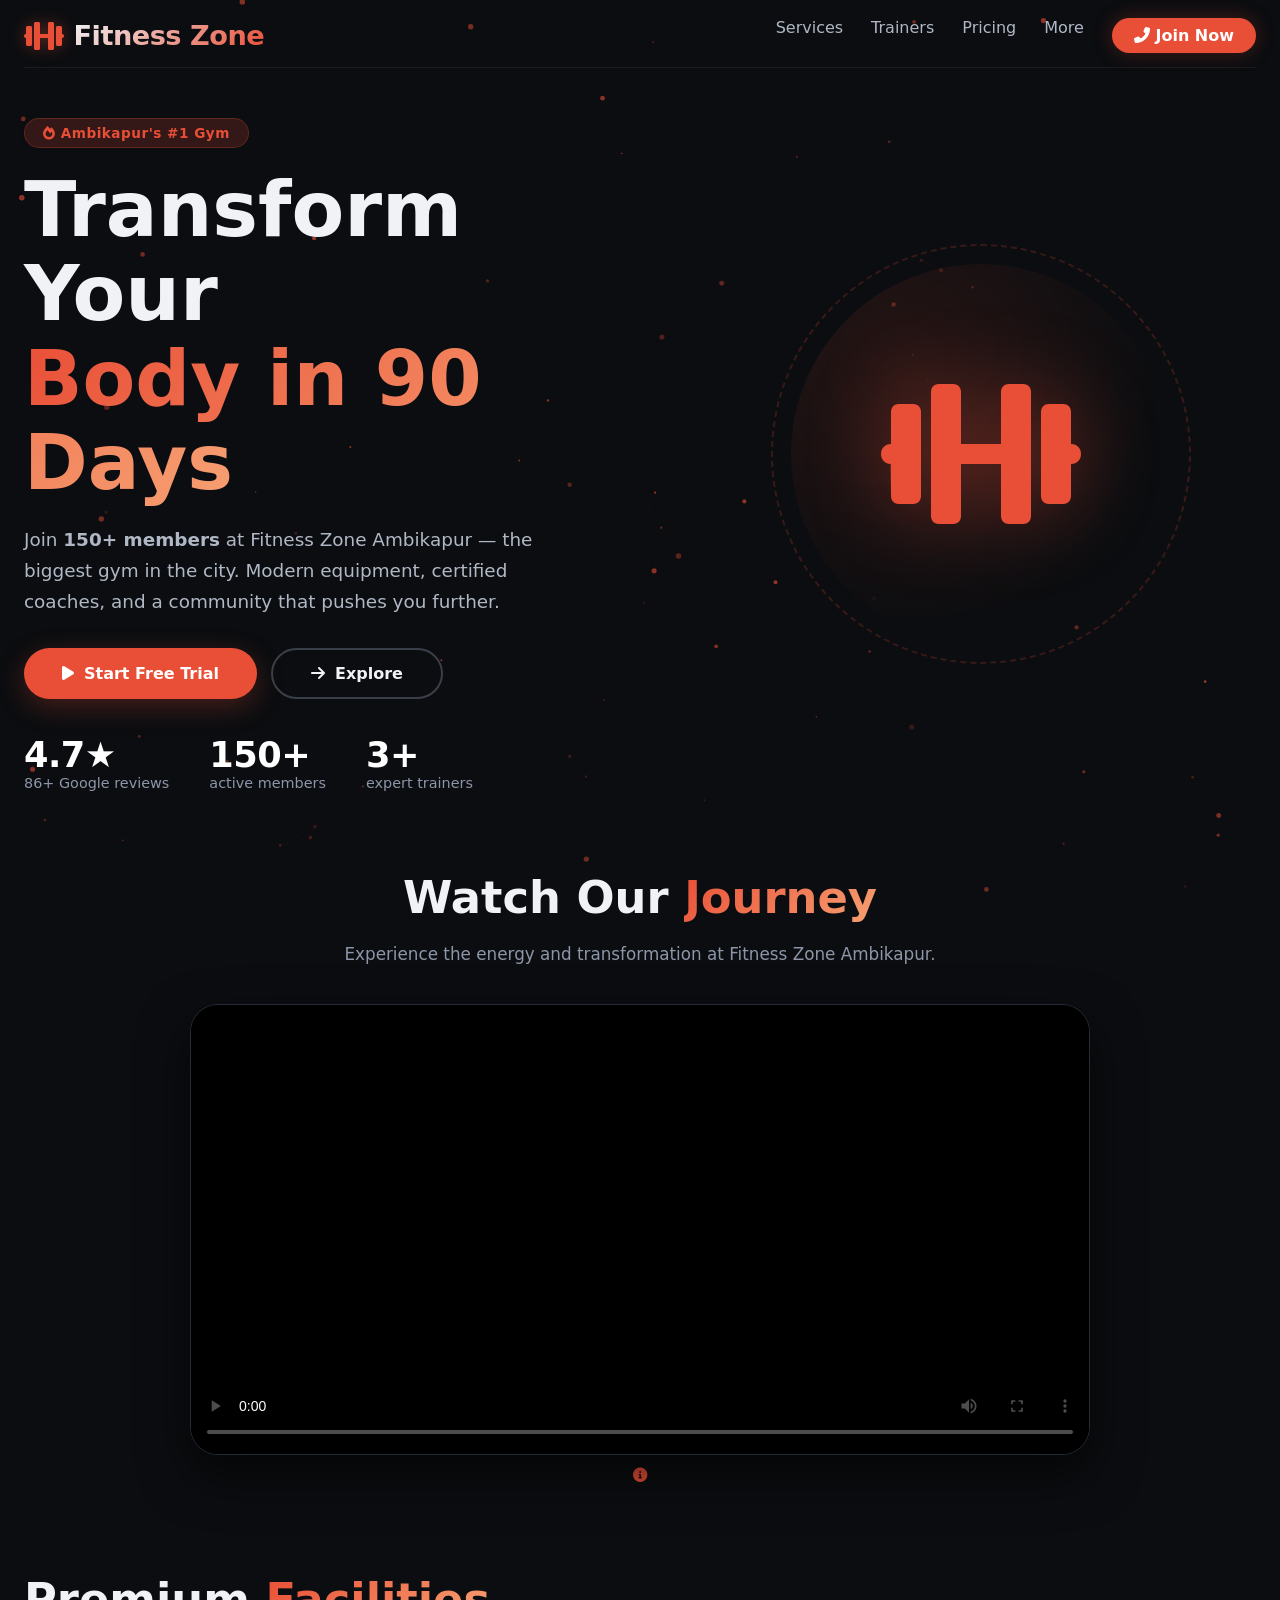
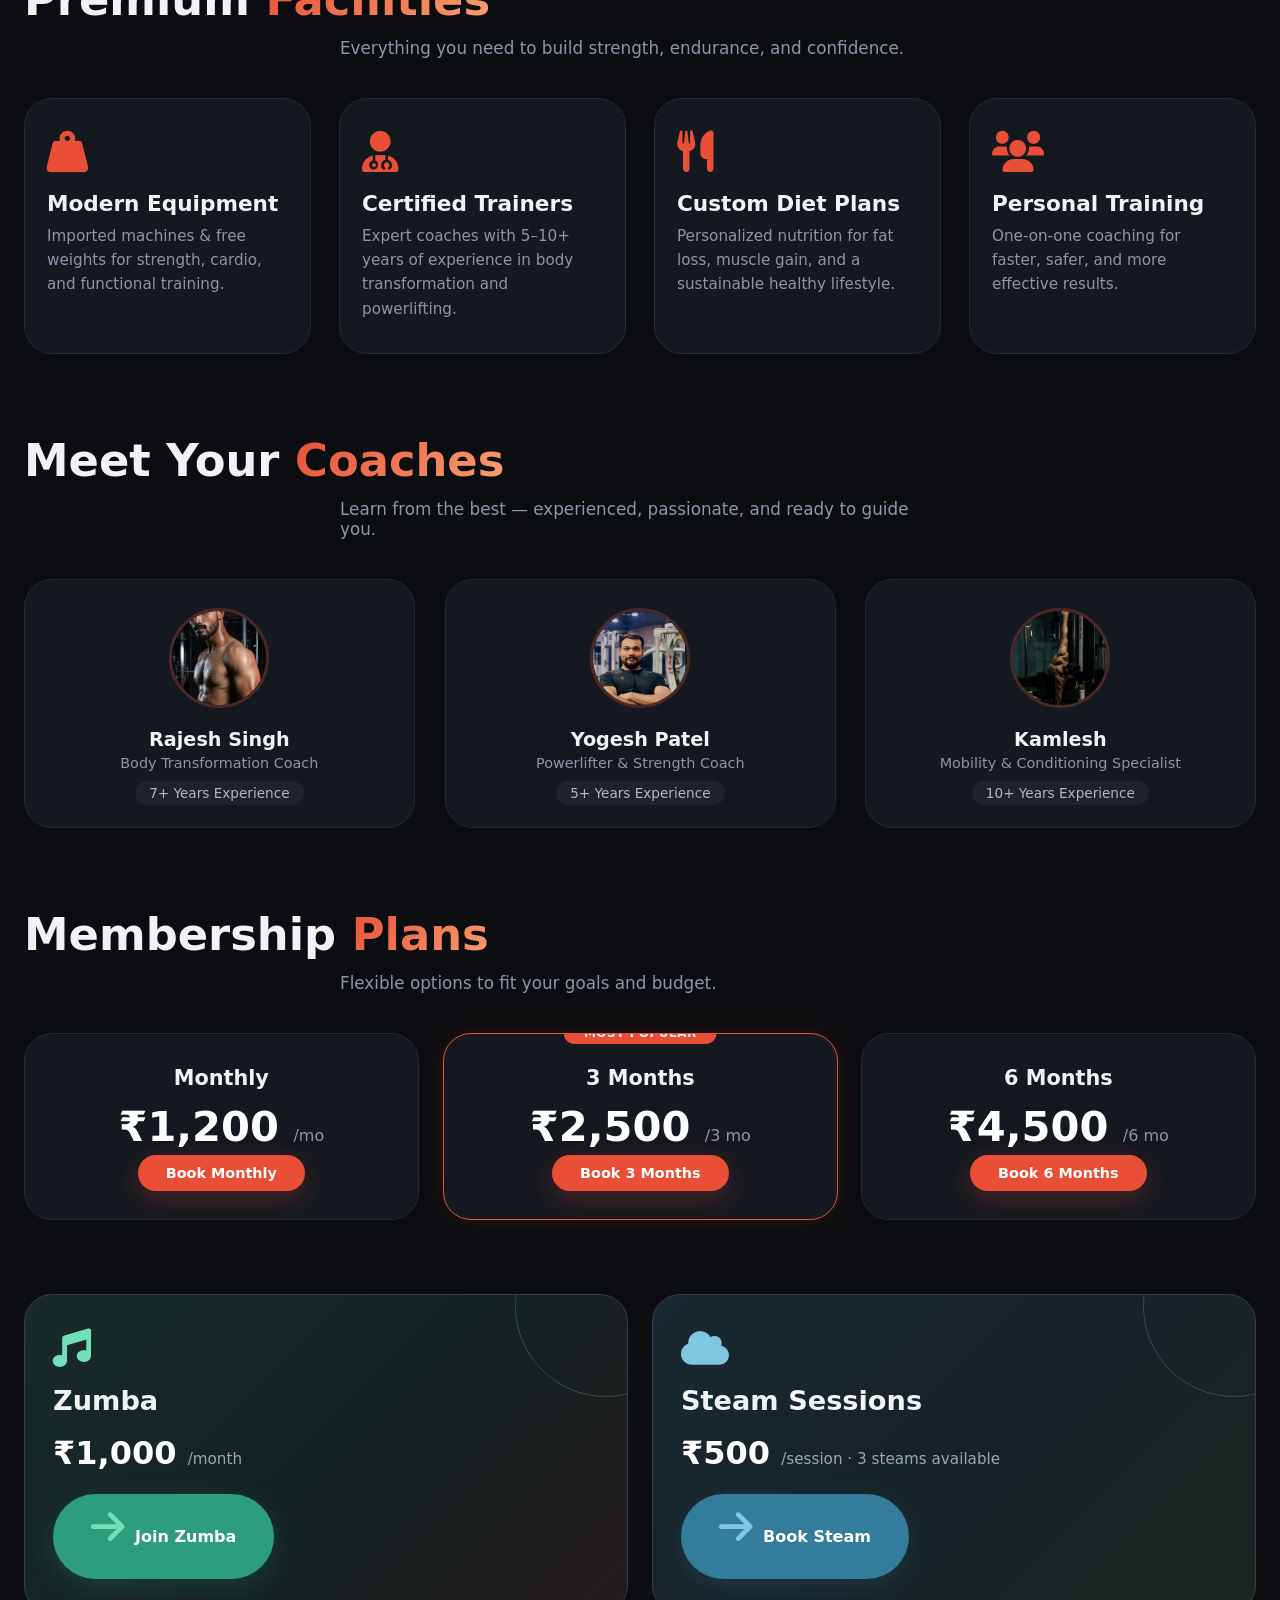
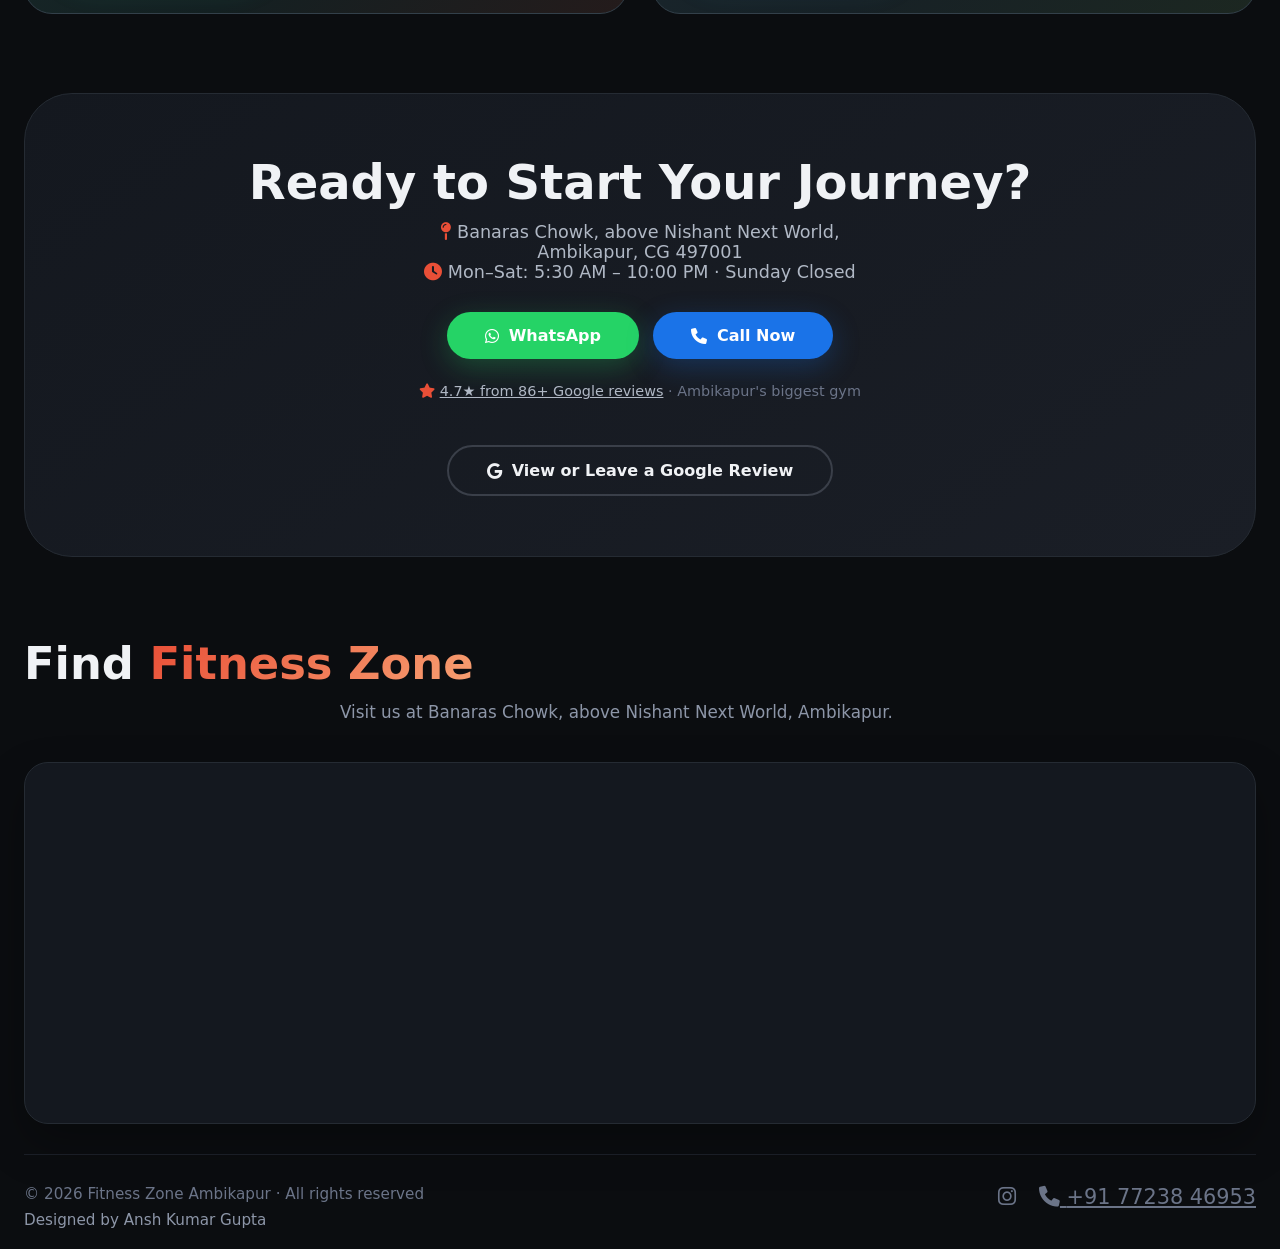
<file: index.html>
<!DOCTYPE html>
<html lang="en">
<head>
  <meta charset="UTF-8" />
  <meta name="viewport" content="width=device-width, initial-scale=1.0" />
  <meta name="description" content="Fitness Zone Ambikapur is a modern gym at Banaras Chowk and a standout gym design in Chhattisgarh, offering memberships, expert training, Zumba, steam sessions, and strength equipment." />
  <meta name="keywords" content="best gym design in Chhattisgarh, gym in Ambikapur, Fitness Zone Ambikapur, best gym near Banaras Chowk, Zumba Ambikapur, steam bath Ambikapur, gym membership" />
  <meta name="robots" content="index, follow" />
  <meta name="author" content="Ansh Kumar Gupta, Founder of AKG Dev Labs" />
  <meta name="creator" content="Ansh Kumar Gupta" />
  <meta name="publisher" content="AKG Dev Labs" />
  <meta name="theme-color" content="#0b0d10" />
  <meta name="geo.region" content="IN-CT" />
  <meta name="geo.placename" content="Ambikapur, Chhattisgarh, India" />
  <meta name="geo.position" content="23.131527;83.182121" />
  <link rel="canonical" href="https://fitnesszoneambikapur.in/" />
  <meta property="og:title" content="Fitness Zone Ambikapur | Best Gym Design in Chhattisgarh" />
  <meta property="og:description" content="Build strength, move with energy, and feel your best at Fitness Zone Ambikapur, featuring standout gym design in Chhattisgarh, Zumba, and steam services." />
  <meta property="og:type" content="website" />
  <meta property="og:url" content="https://fitnesszoneambikapur.in/" />
  <meta property="og:locale" content="en_IN" />
  <meta name="twitter:card" content="summary" />
  <meta name="twitter:title" content="Fitness Zone Ambikapur | Best Gym Design in Chhattisgarh" />
  <meta name="twitter:description" content="Join Ambikapur's welcoming fitness community for gym plans, Zumba, steam sessions, and one of Chhattisgarh's standout gym spaces." />
  <title>Fitness Zone Ambikapur | Best Gym Design in Chhattisgarh</title>
  <script type="application/ld+json">
    {
      "@context": "https://schema.org",
      "@type": "HealthClub",
      "name": "Fitness Zone Ambikapur",
      "url": "https://fitnesszoneambikapur.in/",
      "description": "Modern gym, Zumba classes, steam sessions, and personal training at Banaras Chowk, Ambikapur.",
      "address": {
        "@type": "PostalAddress",
        "streetAddress": "Banaras Chowk, above Nishant Next World",
        "addressLocality": "Ambikapur",
        "addressRegion": "Chhattisgarh",
        "postalCode": "497001",
        "addressCountry": "IN"
      },
      "telephone": "+91-7723846953",
      "priceRange": "₹₹",
      "areaServed": "Ambikapur, Chhattisgarh",
      "openingHours": "Mo-Sa 05:30-22:00",
      "hasMap": "https://www.google.com/maps?cid=3898147186916552088",
      "sameAs": ["https://www.instagram.com/fitnesszoneambikapur/", "https://www.google.com/maps?cid=3898147186916552088"],
      "hasOfferCatalog": {
        "@type": "OfferCatalog",
        "name": "Fitness Zone Services",
        "itemListElement": [
          { "@type": "Offer", "name": "Monthly Gym Membership", "price": "1200", "priceCurrency": "INR" },
          { "@type": "Offer", "name": "Zumba", "price": "1000", "priceCurrency": "INR" },
          { "@type": "Offer", "name": "Steam Session", "price": "500", "priceCurrency": "INR" }
        ]
      }
    }
  </script>
  <script type="application/ld+json">
    {
      "@context": "https://schema.org",
      "@type": "Person",
      "@id": "https://anshkumargupta.com/#ansh-kumar-gupta",
      "name": "Ansh Kumar Gupta",
      "jobTitle": "Founder",
      "url": "https://anshkumargupta.com/",
      "worksFor": {
        "@type": "Organization",
        "name": "AKG Dev Labs",
        "url": "https://anshkumargupta.com/"
      },
      "knowsAbout": ["Website design", "Web development", "SEO"]
    }
  </script>
  <script type="application/ld+json">
    {
      "@context": "https://schema.org",
      "@type": "WebSite",
      "name": "Fitness Zone Ambikapur",
      "url": "https://fitnesszoneambikapur.in/",
      "creator": {
        "@id": "https://anshkumargupta.com/#ansh-kumar-gupta"
      },
      "publisher": {
        "@type": "Organization",
        "name": "AKG Dev Labs",
        "url": "https://anshkumargupta.com/"
      }
    }
  </script>
  <!-- Font Awesome -->
  <link rel="stylesheet" href="https://cdnjs.cloudflare.com/ajax/libs/font-awesome/6.0.0-beta3/css/all.min.css" />
  <style>
    /* ---------- Base ---------- */
    * {
      margin: 0;
      padding: 0;
      box-sizing: border-box;
      font-family: 'Segoe UI', Roboto, system-ui, sans-serif;
    }
    body {
      background: #0b0d10;
      color: #f0f2f5;
      overflow-x: hidden;
      scroll-behavior: smooth;
    }
    ::-webkit-scrollbar {
      width: 6px;
    }
    ::-webkit-scrollbar-track {
      background: #1a1d23;
    }
    ::-webkit-scrollbar-thumb {
      background: #e94f37;
      border-radius: 8px;
    }

    /* ---------- Preloader ---------- */
    #preloader {
      position: fixed;
      inset: 0;
      background: #0b0d10;
      display: flex;
      align-items: center;
      justify-content: center;
      z-index: 9999;
      transition: opacity 0.6s ease;
    }
    #preloader.hide {
      opacity: 0;
      pointer-events: none;
    }
    .loader {
      width: 60px;
      height: 60px;
      border: 5px solid #2a2d33;
      border-top-color: #e94f37;
      border-radius: 50%;
      animation: spin 0.9s linear infinite;
    }
    @keyframes spin {
      to {
        transform: rotate(360deg);
      }
    }

    /* ---------- Particles Canvas ---------- */
    #particles-canvas {
      position: fixed;
      top: 0;
      left: 0;
      width: 100%;
      height: 100%;
      pointer-events: none;
      z-index: 0;
    }

    /* ---------- Main Wrapper ---------- */
    .main-wrapper {
      position: relative;
      z-index: 1;
      max-width: 1400px;
      margin: 0 auto;
      padding: 0 24px;
    }

    /* ---------- Navbar ---------- */
    .navbar {
      display: flex;
      align-items: center;
      justify-content: space-between;
      padding: 18px 0 14px;
      border-bottom: 1px solid rgba(255, 255, 255, 0.06);
      flex-wrap: wrap;
      gap: 12px;
      animation: fadeDown 0.9s ease;
    }
    .logo {
      display: flex;
      align-items: center;
      gap: 10px;
      font-size: 1.7rem;
      font-weight: 800;
      letter-spacing: -0.5px;
    }
    .logo i {
      color: #e94f37;
      font-size: 2rem;
      filter: drop-shadow(0 0 8px #e94f3766);
    }
    .logo span {
      background: linear-gradient(135deg, #f0f2f5 0%, #e94f37 100%);
      -webkit-background-clip: text;
      -webkit-text-fill-color: transparent;
      background-clip: text;
    }
    .nav-links {
      display: flex;
      gap: 28px;
      font-weight: 500;
      font-size: 1rem;
    }
    .nav-links a {
      color: #b0b8c5;
      text-decoration: none;
      transition: 0.3s;
      position: relative;
    }
    .nav-links a::after {
      content: '';
      position: absolute;
      left: 0;
      bottom: -6px;
      width: 0%;
      height: 2.5px;
      background: #e94f37;
      transition: 0.3s;
    }
    .nav-links a:hover {
      color: #fff;
    }
    .nav-links a:hover::after {
      width: 100%;
    }
    .nav-cta {
      background: #e94f37;
      padding: 8px 22px;
      border-radius: 40px;
      font-weight: 600;
      color: #fff !important;
      transition: 0.3s;
      box-shadow: 0 0 20px #e94f3744;
    }
    .nav-cta:hover {
      transform: scale(1.04);
      background: #ff5f45;
      box-shadow: 0 0 30px #e94f3766;
    }
    .nav-cta::after {
      display: none !important;
    }

    /* ---------- Hero ---------- */
    .hero {
      display: flex;
      align-items: center;
      justify-content: space-between;
      padding: 50px 0 40px;
      flex-wrap: wrap;
      gap: 30px;
      min-height: 70vh;
    }
    .hero-content {
      flex: 1 1 500px;
      animation: fadeUp 1s ease;
    }
    .hero-content .badge {
      display: inline-block;
      background: rgba(233, 79, 55, 0.18);
      color: #e94f37;
      padding: 6px 18px;
      border-radius: 40px;
      font-size: 0.85rem;
      font-weight: 600;
      letter-spacing: 0.5px;
      margin-bottom: 20px;
      border: 1px solid rgba(233, 79, 55, 0.25);
    }
    .hero-content h1 {
      font-size: clamp(2.6rem, 7vw, 4.8rem);
      line-height: 1.1;
      font-weight: 800;
      margin-bottom: 18px;
    }
    .hero-content h1 .highlight {
      background: linear-gradient(135deg, #e94f37, #f7a072);
      -webkit-background-clip: text;
      -webkit-text-fill-color: transparent;
      background-clip: text;
    }
    .hero-content p {
      font-size: 1.15rem;
      color: #b0b8c5;
      max-width: 520px;
      margin-bottom: 30px;
      line-height: 1.7;
    }
    .hero-btns {
      display: flex;
      flex-wrap: wrap;
      gap: 14px;
    }
    .btn-primary {
      background: #e94f37;
      border: none;
      padding: 14px 38px;
      border-radius: 60px;
      font-weight: 700;
      font-size: 1rem;
      color: #fff;
      cursor: pointer;
      transition: 0.3s;
      box-shadow: 0 8px 28px #e94f3744;
      display: inline-flex;
      align-items: center;
      gap: 10px;
      text-decoration: none;
    }
    .btn-primary:hover {
      transform: translateY(-4px) scale(1.02);
      background: #ff5f45;
      box-shadow: 0 12px 36px #e94f3766;
    }
    .btn-outline {
      background: transparent;
      border: 2px solid #3a3f49;
      padding: 14px 38px;
      border-radius: 60px;
      font-weight: 600;
      color: #f0f2f5;
      cursor: pointer;
      transition: 0.3s;
      display: inline-flex;
      align-items: center;
      gap: 10px;
      text-decoration: none;
    }
    .btn-outline:hover {
      border-color: #e94f37;
      color: #e94f37;
      transform: translateY(-4px);
    }
    .hero-stats {
      display: flex;
      gap: 40px;
      margin-top: 35px;
      flex-wrap: wrap;
    }
    .hero-stats div {
      text-align: left;
    }
    .hero-stats a {
      color: inherit;
      text-decoration: none;
    }
    .hero-stats a:hover .num,
    .hero-stats a:focus-visible .num {
      color: #ffad98;
    }
    .hero-stats .num {
      font-size: 2.2rem;
      font-weight: 800;
      color: #fff;
      letter-spacing: -0.5px;
    }
    .hero-stats .label {
      font-size: 0.9rem;
      color: #8d96a8;
    }
    .hero-visual {
      flex: 1 1 400px;
      display: flex;
      justify-content: center;
      animation: fadeUp 1.2s ease;
    }
    .hero-visual .circle-bg {
      width: 380px;
      height: 380px;
      background: radial-gradient(circle at 30% 30%, #e94f3722, #0b0d10 70%);
      border-radius: 50%;
      display: flex;
      align-items: center;
      justify-content: center;
      position: relative;
    }
    .hero-visual .circle-bg i {
      font-size: 10rem;
      color: #e94f37;
      filter: drop-shadow(0 0 40px #e94f3766);
      animation: float 4s ease-in-out infinite;
    }
    .hero-visual .circle-bg::after {
      content: '';
      position: absolute;
      inset: -20px;
      border-radius: 50%;
      border: 2px dashed rgba(233, 79, 55, 0.2);
      animation: spinSlow 30s linear infinite;
    }

    /* ---------- Video Section (NEW) ---------- */
    .video-section {
      padding: 40px 0 30px;
      text-align: center;
    }
    .video-section h2 {
      margin-bottom: 20px;
    }
    .video-container {
      position: relative;
      width: 100%;
      max-width: 900px;
      margin: 0 auto;
      border-radius: 28px;
      overflow: hidden;
      box-shadow: 0 20px 50px rgba(0, 0, 0, 0.6);
      border: 1px solid #252b33;
    }
    .video-container video {
      width: 100%;
      display: block;
      background: #000;
    }

    /* ---------- Section Titles ---------- */
    .section-title {
      font-size: clamp(2rem, 4vw, 2.8rem);
      font-weight: 700;
      margin-bottom: 12px;
    }
    .section-sub {
      color: #8d96a8;
      font-size: 1.05rem;
      max-width: 600px;
      margin: 0 auto 40px;
    }
    .section-title .highlight {
      background: linear-gradient(135deg, #e94f37, #f7a072);
      -webkit-background-clip: text;
      -webkit-text-fill-color: transparent;
      background-clip: text;
    }

    /* ---------- Services ---------- */
    .services {
      padding: 60px 0 30px;
    }
    .services-grid {
      display: grid;
      grid-template-columns: repeat(auto-fit, minmax(240px, 1fr));
      gap: 28px;
    }
    .service-card {
      background: #14181f;
      padding: 32px 22px;
      border-radius: 28px;
      border: 1px solid #252b33;
      transition: 0.4s cubic-bezier(0.23, 1, 0.32, 1);
      cursor: default;
      position: relative;
      overflow: hidden;
      animation: cardReveal 0.7s both;
      animation-delay: calc(var(--card-index, 0) * 100ms);
    }
    .service-card::before {
      content: '';
      position: absolute;
      top: 0;
      left: 0;
      width: 100%;
      height: 4px;
      background: linear-gradient(90deg, #e94f37, #f7a072);
      transform: scaleX(0);
      transform-origin: left;
      transition: 0.5s;
    }
    .service-card:hover::before {
      transform: scaleX(1);
    }
    .service-card:hover {
      transform: translateY(-10px);
      border-color: #e94f3755;
      box-shadow: 0 20px 40px #00000055;
    }
    .service-card::after,
    .pricing-card::after,
    .trainer-card::after,
    .special-service::before,
    .facility-card::after,
    .trainer-profile-card::after {
      content: '';
      position: absolute;
      inset: 0;
      background: linear-gradient(115deg, transparent 25%, rgba(255, 255, 255, 0.09) 48%, transparent 70%);
      transform: translateX(-120%);
      transition: transform 0.7s ease;
      pointer-events: none;
    }
    .service-card:hover::after,
    .pricing-card:hover::after,
    .trainer-card:hover::after,
    .special-service:hover::before,
    .facility-card:hover::after,
    .trainer-profile-card:hover::after {
      transform: translateX(120%);
    }
    .service-card i {
      font-size: 2.6rem;
      color: #e94f37;
      margin-bottom: 18px;
      display: inline-block;
      transition: 0.3s;
    }
    .service-card:hover i {
      transform: scale(1.1) rotate(-4deg);
    }
    .service-card h3 {
      font-size: 1.35rem;
      margin-bottom: 8px;
    }
    .service-card p {
      color: #8d96a8;
      line-height: 1.6;
      font-size: 0.95rem;
    }
    .service-card {
      cursor: pointer;
    }
    .service-card.active {
      border-color: rgba(233, 79, 55, 0.8);
      box-shadow: 0 18px 36px rgba(233, 79, 55, 0.15);
      transform: translateY(-8px);
    }

    .details-shell {
      display: none;
      margin-top: 24px;
      background: linear-gradient(180deg, rgba(20, 24, 31, 0.98), rgba(12, 15, 20, 0.98));
      border: 1px solid #252b33;
      border-radius: 32px;
      padding: 22px 20px 26px;
      box-shadow: 0 20px 45px rgba(0, 0, 0, 0.28);
      animation: fadeUp 0.35s ease;
    }
    .details-shell.active {
      display: block;
    }
    .detail-header {
      display: flex;
      align-items: center;
      justify-content: space-between;
      gap: 14px;
      margin-bottom: 20px;
      flex-wrap: wrap;
    }
    .back-btn {
      border: 1px solid rgba(233, 79, 55, 0.5);
      background: rgba(233, 79, 55, 0.08);
      color: #fff;
      border-radius: 999px;
      padding: 10px 18px;
      cursor: pointer;
      font-weight: 600;
      transition: 0.3s;
    }
    .back-btn:hover {
      background: #e94f37;
      color: #fff;
    }
    .facility-grid {
      display: grid;
      grid-template-columns: repeat(auto-fit, minmax(210px, 1fr));
      gap: 22px;
      margin-top: 18px;
    }
    .facility-card {
      background: linear-gradient(180deg, #171c23, #11161d);
      border: 1px solid #2b313a;
      border-radius: 22px;
      overflow: hidden;
      transition: 0.3s ease;
      box-shadow: 0 12px 24px rgba(0, 0, 0, 0.18);
      position: relative;
      animation: cardReveal 0.7s both;
      animation-delay: calc(var(--card-index, 0) * 80ms);
    }
    .facility-card:hover {
      transform: translateY(-6px);
      border-color: rgba(233, 79, 55, 0.8);
      box-shadow: 0 20px 32px rgba(233, 79, 55, 0.18);
    }
    .facility-card img {
      width: 100%;
      height: 170px;
      object-fit: cover;
      display: block;
    }
    .facility-card-body {
      padding: 18px 14px 16px;
    }
    .facility-card h4 {
      font-size: 1.05rem;
      margin-bottom: 8px;
      color: #f3f4f6;
    }
    .facility-card .facility-meta {
      color: #e94f37;
      font-weight: 700;
      font-size: 0.82rem;
      letter-spacing: 0.04em;
      text-transform: uppercase;
    }

    .trainer-grid {
      display: grid;
      grid-template-columns: repeat(auto-fit, minmax(230px, 1fr));
      gap: 24px;
      margin-top: 18px;
    }
    .trainer-profile-card {
      background: #141a21;
      border: 1px solid #2b313a;
      border-radius: 28px;
      overflow: hidden;
      transition: 0.3s ease;
      padding-bottom: 14px;
      position: relative;
      animation: cardReveal 0.7s both;
      animation-delay: calc(var(--card-index, 0) * 100ms);
    }
    .trainer-profile-card:hover {
      transform: translateY(-6px);
      border-color: rgba(233, 79, 55, 0.75);
      box-shadow: 0 18px 35px rgba(0, 0, 0, 0.26);
    }
    .trainer-image {
      width: 100%;
      height: 260px;
      object-fit: cover;
      display: block;
      background: #1d232b;
    }
    .trainer-profile-card .trainer-body {
      padding: 20px 18px 0;
    }
    .trainer-profile-card .trainer-name {
      font-size: 1.4rem;
      margin-bottom: 8px;
    }
    .trainer-profile-card .trainer-experience {
      display: inline-block;
      background: rgba(233, 79, 55, 0.12);
      color: #ffb19a;
      border: 1px solid rgba(233, 79, 55, 0.2);
      border-radius: 999px;
      padding: 6px 12px;
      font-size: 0.8rem;
      margin-bottom: 14px;
    }
    .trainer-profile-card .speciality-list {
      list-style: none;
      display: flex;
      flex-wrap: wrap;
      gap: 8px;
    }
    .trainer-profile-card .speciality-list li {
      background: #1d232b;
      color: #c9d0db;
      border-radius: 999px;
      padding: 8px 10px;
      font-size: 0.76rem;
      border: 1px solid #303843;
    }

    /* ---------- Trainers with Images ---------- */
    .trainers {
      padding: 50px 0 30px;
    }
    .trainers-grid {
      display: grid;
      grid-template-columns: repeat(auto-fit, minmax(200px, 1fr));
      gap: 30px;
    }
    .trainer-card {
      background: #14181f;
      border-radius: 28px;
      padding: 28px 18px 22px;
      text-align: center;
      border: 1px solid #252b33;
      transition: 0.4s;
      position: relative;
      overflow: hidden;
      animation: cardReveal 0.7s both;
      animation-delay: calc(var(--card-index, 0) * 120ms);
    }
    .trainer-card:hover {
      transform: scale(1.03);
      border-color: #e94f3755;
      box-shadow: 0 16px 36px #00000066;
    }
    .trainer-card img {
      width: 100px;
      height: 100px;
      border-radius: 50%;
      object-fit: cover;
      border: 3px solid #e94f3744;
      transition: 0.3s;
      margin-bottom: 16px;
    }
    .trainer-card:hover img {
      border-color: #e94f37;
      box-shadow: 0 0 30px #e94f3733;
    }
    .trainer-card h4 {
      font-size: 1.2rem;
    }
    .trainer-card .role {
      color: #8d96a8;
      font-size: 0.9rem;
      margin: 4px 0 10px;
    }
    .trainer-card .exp {
      color: #b0b8c5;
      font-size: 0.85rem;
      background: #1e232b;
      padding: 4px 14px;
      border-radius: 40px;
      display: inline-block;
    }

    /* ---------- Pricing ---------- */
    .pricing {
      padding: 50px 0 30px;
    }
    .pricing-grid {
      display: grid;
      grid-template-columns: repeat(auto-fit, minmax(200px, 1fr));
      gap: 24px;
    }
    .pricing-card {
      background: #14181f;
      border-radius: 28px;
      padding: 32px 20px 28px;
      border: 1px solid #252b33;
      text-align: center;
      transition: 0.4s;
      position: relative;
      cursor: pointer;
      overflow: hidden;
      animation: cardReveal 0.7s both;
      animation-delay: calc(var(--card-index, 0) * 120ms);
    }
    .pricing-card.selected,
    .pricing-card.popular.selected {
      border-color: #e94f37;
      box-shadow: 0 0 30px #e94f3722;
      transform: translateY(-8px);
    }
    .pricing-card.popular {
      border-color: #e94f37;
      box-shadow: 0 0 30px #e94f3722;
    }
    .pricing-card.popular .tag {
      position: absolute;
      top: -12px;
      left: 50%;
      transform: translateX(-50%);
      background: #e94f37;
      padding: 4px 20px;
      border-radius: 40px;
      font-size: 0.75rem;
      font-weight: 700;
      letter-spacing: 0.5px;
      text-transform: uppercase;
    }
    .pricing-card:hover {
      transform: translateY(-8px);
      border-color: #e94f3755;
    }
    .pricing-card .price {
      font-size: 2.6rem;
      font-weight: 800;
      color: #fff;
      margin: 12px 0 4px;
    }
    .pricing-card .price small {
      font-size: 1rem;
      font-weight: 400;
      color: #8d96a8;
    }
    .pricing-card .plan {
      font-size: 1.3rem;
      font-weight: 600;
    }
    .pricing-card ul {
      list-style: none;
      margin: 20px 0 24px;
    }
    .pricing-card ul li {
      padding: 6px 0;
      color: #b0b8c5;
      font-size: 0.95rem;
    }
    .pricing-card ul li i {
      color: #e94f37;
      margin-right: 8px;
    }

    /* ---------- Special Services ---------- */
    .special-services {
      display: grid;
      grid-template-columns: repeat(2, minmax(0, 1fr));
      gap: 24px;
      padding: 44px 0 30px;
    }
    .special-service {
      position: relative;
      overflow: hidden;
      padding: 34px 28px;
      border-radius: 28px;
      border: 1px solid #33404a;
      background: linear-gradient(135deg, #182b2b 0%, #142022 55%, #241b1b 100%);
      animation: cardReveal 0.8s both;
      animation-delay: calc(var(--card-index, 0) * 140ms);
    }
    .special-service.steam {
      background: linear-gradient(135deg, #1a2931 0%, #172126 55%, #1c2721 100%);
    }
    .special-service::after {
      content: '';
      position: absolute;
      width: 180px;
      height: 180px;
      right: -70px;
      top: -80px;
      border: 1px solid rgba(116, 223, 184, 0.25);
      border-radius: 50%;
    }
    .special-service.steam::after {
      border-color: rgba(127, 198, 227, 0.25);
    }
    .special-service i {
      color: #72dfb8;
      font-size: 2.4rem;
      margin-bottom: 18px;
    }
    .special-service.steam i {
      color: #7fc6e3;
    }
    .special-service h3 {
      font-size: 1.7rem;
      margin-bottom: 8px;
    }
    .special-service .special-price {
      color: #fff;
      font-size: 2rem;
      font-weight: 800;
      margin: 18px 0 22px;
    }
    .special-service .special-price small {
      color: #9aa9ae;
      font-size: 0.95rem;
      font-weight: 500;
    }
    .special-service .btn-primary {
      background: #2d9e7c;
      box-shadow: 0 8px 28px rgba(45, 158, 124, 0.24);
    }
    .special-service.steam .btn-primary {
      background: #347c9c;
      box-shadow: 0 8px 28px rgba(52, 124, 156, 0.24);
    }

    /* ---------- Google Map ---------- */
    .map-section {
      padding: 50px 0 30px;
    }
    .map-container {
      overflow: hidden;
      border: 1px solid #252b33;
      border-radius: 24px;
      box-shadow: 0 20px 45px rgba(0, 0, 0, 0.28);
      background: #14181f;
    }
    .map-container iframe {
      width: 100%;
      height: 360px;
      display: block;
      border: 0;
      filter: grayscale(0.25) contrast(1.05);
    }

    /* ---------- CTA ---------- */
    .cta-section {
      background: linear-gradient(145deg, #14181f, #1a1e26);
      border-radius: 48px;
      padding: 60px 40px;
      margin: 50px 0 30px;
      text-align: center;
      border: 1px solid #252b33;
      animation: fadeUp 1s ease;
    }
    .cta-section h2 {
      font-size: clamp(2rem, 4vw, 3rem);
    }
    .cta-section p {
      color: #b0b8c5;
      max-width: 500px;
      margin: 12px auto 30px;
      font-size: 1.1rem;
    }

    /* ---------- Footer ---------- */
    .footer {
      border-top: 1px solid #1a1e26;
      padding: 30px 0 20px;
      display: flex;
      justify-content: space-between;
      flex-wrap: wrap;
      gap: 20px;
      color: #6b7488;
      font-size: 0.95rem;
    }
    .footer .socials a {
      color: #6b7488;
      margin-left: 18px;
      font-size: 1.3rem;
      transition: 0.3s;
    }
    .footer .socials a:hover {
      color: #e94f37;
      transform: translateY(-3px);
    }

    /* ---------- Admin Panel ---------- */
    .admin-modal {
      position: fixed;
      inset: 0;
      z-index: 10000;
      display: none;
      align-items: center;
      justify-content: center;
      padding: 20px;
      background: rgba(4, 6, 9, 0.86);
      backdrop-filter: blur(10px);
    }
    .admin-modal.active {
      display: flex;
    }
    .admin-panel {
      width: min(980px, 100%);
      max-height: min(760px, 92vh);
      overflow: auto;
      padding: 26px;
      border: 1px solid #39424d;
      border-radius: 22px;
      background: #11161d;
      box-shadow: 0 25px 80px rgba(0, 0, 0, 0.65);
    }
    .admin-header,
    .admin-actions,
    .admin-item {
      display: flex;
      align-items: center;
      justify-content: space-between;
      gap: 14px;
    }
    .admin-header {
      margin-bottom: 22px;
    }
    .admin-header h2 {
      font-size: 1.5rem;
    }
    .admin-close,
    .admin-small-button,
    .admin-danger {
      border: 1px solid #3b4652;
      border-radius: 8px;
      padding: 9px 13px;
      color: #fff;
      background: #1c252e;
      cursor: pointer;
      font-weight: 600;
    }
    .admin-close:hover,
    .admin-small-button:hover {
      border-color: #e94f37;
      color: #ffad98;
    }
    .admin-danger {
      border-color: #8e3d35;
      background: #321c1c;
      color: #ffad98;
    }
    .admin-tabs {
      display: flex;
      gap: 10px;
      margin-bottom: 18px;
    }
    .admin-tab {
      border: 0;
      border-bottom: 2px solid transparent;
      padding: 9px 2px;
      color: #8d96a8;
      background: transparent;
      cursor: pointer;
      font-weight: 700;
    }
    .admin-tab.active {
      border-color: #e94f37;
      color: #fff;
    }
    .admin-list {
      display: grid;
      gap: 12px;
    }
    .admin-item {
      align-items: flex-start;
      padding: 14px;
      border: 1px solid #2b333d;
      border-radius: 12px;
      background: #171d25;
    }
    .admin-item-fields {
      display: grid;
      flex: 1;
      grid-template-columns: minmax(160px, 1fr) minmax(220px, 2fr);
      gap: 10px;
    }
    .admin-item-fields input,
    .admin-login input {
      width: 100%;
      border: 1px solid #39424d;
      border-radius: 7px;
      padding: 10px;
      color: #fff;
      background: #0d1116;
    }
    .admin-actions {
      margin-top: 18px;
      justify-content: flex-end;
      flex-wrap: wrap;
    }
    .admin-login {
      width: min(360px, 100%);
    }
    .admin-login p {
      color: #8d96a8;
      margin: 10px 0 16px;
      line-height: 1.5;
    }
    .admin-error {
      min-height: 20px;
      margin-top: 8px;
      color: #ff9580;
      font-size: 0.9rem;
    }
    @media (max-width: 600px) {
      .admin-panel {
        padding: 18px;
      }
      .admin-item {
        flex-direction: column;
      }
      .admin-item-fields {
        width: 100%;
        grid-template-columns: 1fr;
      }
    }

    /* ---------- Animations ---------- */
    @keyframes fadeUp {
      0% {
        opacity: 0;
        transform: translateY(40px);
      }
      100% {
        opacity: 1;
        transform: translateY(0);
      }
    }
    @keyframes fadeDown {
      0% {
        opacity: 0;
        transform: translateY(-30px);
      }
      100% {
        opacity: 1;
        transform: translateY(0);
      }
    }
    @keyframes float {
      0%,
      100% {
        transform: translateY(0px);
      }
      50% {
        transform: translateY(-18px);
      }
    }
    @keyframes spinSlow {
      to {
        transform: rotate(360deg);
      }
    }
    @keyframes cardReveal {
      from {
        opacity: 0;
        transform: translateY(24px) scale(0.97);
      }
      to {
        opacity: 1;
        transform: translateY(0) scale(1);
      }
    }
    @media (prefers-reduced-motion: reduce) {
      *, *::before, *::after {
        animation-duration: 0.01ms !important;
        animation-iteration-count: 1 !important;
        transition-duration: 0.01ms !important;
      }
    }

    /* ---------- Responsive ---------- */
    @media (max-width: 768px) {
      .navbar {
        flex-direction: column;
        align-items: stretch;
        gap: 16px;
      }
      .nav-links {
        flex-wrap: wrap;
        gap: 14px;
        justify-content: center;
      }
      .hero {
        flex-direction: column;
        text-align: center;
        overflow: hidden;
      }
      .hero-content p {
        margin-left: auto;
        margin-right: auto;
      }
      .hero-btns {
        justify-content: center;
      }
      .hero-stats {
        justify-content: center;
      }
      .hero-visual .circle-bg {
        width: 260px;
        height: 260px;
      }
      .hero-visual .circle-bg i {
        font-size: 6rem;
      }
      .cta-section {
        padding: 40px 20px;
      }
      .video-container {
        border-radius: 16px;
      }
      .special-services {
        grid-template-columns: 1fr;
      }
      .map-container iframe {
        height: 300px;
      }
    }
  </style>
</head>
<body>

  <!-- Preloader -->
  <div id="preloader">
    <div class="loader"></div>
  </div>

  <!-- Particle background -->
  <canvas id="particles-canvas"></canvas>

  <div class="main-wrapper">

    <!-- ====== NAVBAR ====== -->
    <nav class="navbar">
      <div class="logo">
        <i class="fas fa-dumbbell"></i>
        <span>Fitness Zone</span>
      </div>
      <div class="nav-links">
        <a href="#services">Services</a>
        <a href="#trainers">Trainers</a>
        <a href="#pricing">Pricing</a>
        <a href="#special-services">More</a>
        <a href="#contact" class="nav-cta"><i class="fas fa-phone-alt"></i> Join Now</a>
      </div>
    </nav>

    <!-- ====== HERO ====== -->
    <section class="hero">
      <div class="hero-content">
        <div class="badge"><i class="fas fa-fire"></i> Ambikapur's #1 Gym</div>
        <h1>
          Transform Your<br />
          <span class="highlight">Body in 90 Days</span>
        </h1>
        <p>
          Join <strong>150+ members</strong> at Fitness Zone Ambikapur — the biggest gym in the city.
          Modern equipment, certified coaches, and a community that pushes you further.
        </p>
        <div class="hero-btns">
          <a href="#contact" class="btn-primary"><i class="fas fa-play"></i> Start Free Trial</a>
          <a href="#services" class="btn-outline"><i class="fas fa-arrow-right"></i> Explore</a>
        </div>
        <div class="hero-stats">
            <div><a href="https://www.google.com/maps?cid=3898147186916552088" target="_blank" rel="noopener noreferrer" aria-label="View Fitness Zone Ambikapur Google rating"><span class="num">4.7★</span><div class="label">86+ Google reviews</div></a></div>
          <div><span class="num">150+</span><div class="label">active members</div></div>
          <div><span class="num">3+</span><div class="label">expert trainers</div></div>
        </div>
      </div>
      <div class="hero-visual">
        <div class="circle-bg">
          <i class="fas fa-dumbbell"></i>
        </div>
      </div>
    </section>

    <!-- ====== VIDEO SECTION (NEW) ====== -->
    <section class="video-section" id="video">
      <h2 class="section-title">Watch Our <span class="highlight">Journey</span></h2>
      <p class="section-sub">Experience the energy and transformation at Fitness Zone Ambikapur.</p>
      <div class="video-container">
        <!-- Replace the src with your own video file or use a YouTube embed -->
        <video controls poster="WhatsApp Video 2026-08-05 at 6.36.00 PM.mp4">
          <source src="WhatsApp Video 2026-08-05 at 6.36.00 PM.mp4" type="video/mp4">
          Your browser does not support the video tag.
        </video>
      </div>
      <p style="color:#6b7488; margin-top:12px; font-size:0.9rem;">
        <i class="fas fa-info-circle" style="color:#e94f37;"></i> 
      </p>
    </section>

    <!-- ====== SERVICES ====== -->
    <section class="services" id="services">
      <h2 class="section-title">Premium <span class="highlight">Facilities</span></h2>
      <p class="section-sub">Everything you need to build strength, endurance, and confidence.</p>
      <div class="services-grid" id="services-grid">
        <div class="service-card" data-target="equipment" style="--card-index:0" tabindex="0" role="button" aria-label="View modern equipment">
          <i class="fas fa-weight-hanging"></i>
          <h3>Modern Equipment</h3>
          <p>Imported machines &amp; free weights for strength, cardio, and functional training.</p>
        </div>
        <div class="service-card" data-target="trainers" style="--card-index:1" tabindex="0" role="button" aria-label="View certified trainers">
          <i class="fas fa-user-md"></i>
          <h3>Certified Trainers</h3>
          <p>Expert coaches with 5–10+ years of experience in body transformation and powerlifting.</p>
        </div>
        <div class="service-card" data-target="diet" style="--card-index:2" tabindex="0" role="button" aria-label="View diet plan details">
          <i class="fas fa-utensils"></i>
          <h3>Custom Diet Plans</h3>
          <p>Personalized nutrition for fat loss, muscle gain, and a sustainable healthy lifestyle.</p>
        </div>
        <div class="service-card" data-target="training" style="--card-index:3" tabindex="0" role="button" aria-label="View personal training details">
          <i class="fas fa-users"></i>
          <h3>Personal Training</h3>
          <p>One-on-one coaching for faster, safer, and more effective results.</p>
        </div>
      </div>

      <div id="detail-view" class="details-shell" aria-live="polite"></div>
    </section>

    <!-- ====== TRAINERS WITH IMAGES ====== -->
    <section class="trainers" id="trainers">
      <h2 class="section-title">Meet Your <span class="highlight">Coaches</span></h2>
      <p class="section-sub">Learn from the best — experienced, passionate, and ready to guide you.</p>
      <div class="trainers-grid">
        <div class="trainer-card" style="--card-index:0">
          <img src="Assets/yogeshpatel.png" alt="Yogesh Patel" />
          <h4>Yogesh Patel</h4>
          <div class="role">Powerlifter &amp; Strength Coach</div>
          <span class="exp">5+ Years</span>
        </div>
        <div class="trainer-card" style="--card-index:1">
          <img src="Assets/rajeshsingh.png" alt="Rajesh Singh" />
          <h4>Rajesh Singh</h4>
          <div class="role">Body Transformation Coach</div>
          <span class="exp">6+ Years</span>
        </div>
        <div class="trainer-card" style="--card-index:2">
          <img src="Assets/kamlesh.png" alt="Kamlesh" />
          <h4>Kamlesh</h4>
          <div class="role">Mobility &amp; Conditioning Specialist</div>
          <span class="exp">10+ Years</span>
        </div>
      </div>
    </section>

    <!-- ====== PRICING ====== -->
    <section class="pricing" id="pricing">
      <h2 class="section-title">Membership <span class="highlight">Plans</span></h2>
      <p class="section-sub">Flexible options to fit your goals and budget.</p>
      <div class="pricing-grid">
        <div class="pricing-card" style="--card-index:0" data-plan="Monthly">
          <div class="plan">Monthly</div>
          <div class="price">₹1,200 <small>/mo</small></div>
          <a href="#contact" class="btn-primary plan-button" style="padding:10px 28px;font-size:0.9rem;">Book Monthly</a>
        </div>
        <div class="pricing-card popular selected" style="--card-index:1" data-plan="3 Months">
          <div class="tag">MOST POPULAR</div>
          <div class="plan">3 Months</div>
          <div class="price">₹2,500 <small>/3 mo</small></div>
          <a href="#contact" class="btn-primary plan-button" style="padding:10px 28px;font-size:0.9rem;">Book 3 Months</a>
        </div>
        <div class="pricing-card" style="--card-index:2" data-plan="6 Months">
          <div class="plan">6 Months</div>
          <div class="price">₹4,500 <small>/6 mo</small></div>
          <a href="#contact" class="btn-primary plan-button" style="padding:10px 28px;font-size:0.9rem;">Book 6 Months</a>
        </div>
      </div>
    </section>

    <!-- ====== SPECIAL SERVICES ====== -->
    <section class="special-services" id="special-services">
      <article class="special-service" style="--card-index:0">
        <i class="fas fa-music"></i>
        <h3>Zumba</h3>
        <div class="special-price">₹1,000 <small>/month</small></div>
        <a href="#contact" class="btn-primary service-booking" data-service="Zumba" data-price="₹1,000/month"><i class="fas fa-arrow-right"></i> Join Zumba</a>
      </article>
      <article class="special-service steam" style="--card-index:1">
        <i class="fas fa-cloud"></i>
        <h3>Steam Sessions</h3>
        <div class="special-price">₹500 <small>/session · 3 steams available</small></div>
        <a href="#contact" class="btn-primary service-booking" data-service="Steam" data-price="₹500/session"><i class="fas fa-arrow-right"></i> Book Steam</a>
      </article>
    </section>

    <!-- ====== CTA / CONTACT ====== -->
    <section class="cta-section" id="contact">
      <h2>Ready to <span class="highlight">Start</span> Your Journey?</h2>
      <p>
        <i class="fas fa-map-pin" style="color:#e94f37;"></i> Banaras Chowk, above Nishant Next World, Ambikapur, CG 497001
        <br />
        <i class="fas fa-clock" style="color:#e94f37;"></i> Mon–Sat: 5:30 AM – 10:00 PM · Sunday Closed
      </p>
      <div style="display:flex;flex-wrap:wrap;gap:14px;justify-content:center;">
        <a href="https://wa.me/917723846953" target="_blank" class="btn-primary" style="background:#25d366;box-shadow:0 8px 28px #25d36644;">
          <i class="fab fa-whatsapp"></i> WhatsApp
        </a>
        <a href="tel:+917723846953" class="btn-primary" style="background:#1a73e8;box-shadow:0 8px 28px #1a73e844;">
          <i class="fas fa-phone"></i> Call Now
        </a>
      </div>
      <p style="margin-top:24px;font-size:0.9rem;color:#6b7488;">
        <i class="fas fa-star" style="color:#e94f37;"></i> <a href="https://www.google.com/maps?cid=3898147186916552088" target="_blank" rel="noopener noreferrer" style="color:#b0b8c5;">4.7★ from 86+ Google reviews</a> · Ambikapur's biggest gym
      </p>
      <a href="https://www.google.com/maps?cid=3898147186916552088" target="_blank" rel="noopener noreferrer" class="btn-outline" style="margin-top:16px;"><i class="fab fa-google"></i> View or Leave a Google Review</a>
    </section>

    <!-- ====== GOOGLE MAP ====== -->
    <section class="map-section" id="location">
      <h2 class="section-title">Find <span class="highlight">Fitness Zone</span></h2>
      <p class="section-sub">Visit us at Banaras Chowk, above Nishant Next World, Ambikapur.</p>
      <div class="map-container">
        <iframe
          src="https://www.google.com/maps?q=Fitness+Zone+Ambikapur%2C+Banaras+Chowk&output=embed"
          title="Fitness Zone Ambikapur on Google Maps"
          loading="lazy"
          referrerpolicy="no-referrer-when-downgrade"
          allowfullscreen>
        </iframe>
      </div>
    </section>

    <!-- ====== FOOTER ====== -->
    <footer class="footer">
      <div>
        <div>© 2026 Fitness Zone Ambikapur · All rights reserved</div>
          <div style="margin-top:8px; color:#8d96a8;">Designed by Ansh Kumar Gupta</div>
      </div>
      <div class="socials">
        <a href="https://www.instagram.com/fitnesszoneambikapur/" target="_blank" rel="noopener noreferrer" aria-label="Fitness Zone Ambikapur on Instagram"><i class="fab fa-instagram"></i></a>
        <a href="tel:+917723846953" aria-label="Call Fitness Zone Ambikapur at 7723846953"><i class="fas fa-phone"></i> <span>+91 77238 46953</span></a>
      </div>
    </footer>

  </div>

  <!-- ====== ADMIN PANEL ====== -->
  <div class="admin-modal" id="admin-modal" role="dialog" aria-modal="true" aria-labelledby="admin-title">
    <div class="admin-panel">
      <div class="admin-header">
        <h2 id="admin-title">Site Admin</h2>
        <button class="admin-close" id="admin-close" type="button" aria-label="Close admin panel">Close</button>
      </div>
      <form class="admin-login" id="admin-login">
        <strong>Admin access</strong>
        <p>Enter the admin password to edit equipment and trainer cards on this device.</p>
        <input id="admin-password" type="password" autocomplete="current-password" placeholder="Password" required />
        <div class="admin-error" id="admin-error" aria-live="polite"></div>
        <button class="btn-primary" type="submit">Unlock Panel</button>
      </form>
      <div id="admin-editor" hidden>
        <div class="admin-tabs" role="tablist" aria-label="Content type">
          <button class="admin-tab active" type="button" data-admin-tab="equipment">Equipment cards</button>
          <button class="admin-tab" type="button" data-admin-tab="trainers">Trainer cards</button>
        </div>
        <div class="admin-list" id="admin-list"></div>
        <div class="admin-actions">
          <button class="admin-small-button" id="admin-add" type="button">Add card</button>
          <button class="admin-small-button" id="admin-export" type="button">Export JSON</button>
          <button class="admin-danger" id="admin-reset" type="button">Reset saved changes</button>
          <button class="btn-primary" id="admin-save" type="button">Save changes</button>
        </div>
      </div>
    </div>
  </div>

  <!-- ====== SCRIPTS ====== -->
  <script>
    // ---------- PRELOADER ----------
    window.addEventListener('load', () => {
      document.getElementById('preloader').classList.add('hide');
    });

    // ---------- PARTICLES ----------
    (function particles() {
      const canvas = document.getElementById('particles-canvas');
      const ctx = canvas.getContext('2d');
      let w, h;
      const particles = [];
      const COUNT = 70;

      function resize() {
        w = canvas.width = window.innerWidth;
        h = canvas.height = window.innerHeight;
      }
      window.addEventListener('resize', resize);
      resize();

      class Particle {
        constructor() {
          this.x = Math.random() * w;
          this.y = Math.random() * h;
          this.size = Math.random() * 2.2 + 0.6;
          this.speedX = (Math.random() - 0.5) * 0.35;
          this.speedY = (Math.random() - 0.5) * 0.35;
          this.opacity = Math.random() * 0.5 + 0.15;
        }
        update() {
          this.x += this.speedX;
          this.y += this.speedY;
          if (this.x < 0 || this.x > w) this.speedX *= -1;
          if (this.y < 0 || this.y > h) this.speedY *= -1;
        }
        draw() {
          ctx.beginPath();
          ctx.arc(this.x, this.y, this.size, 0, Math.PI * 2);
          ctx.fillStyle = `rgba(233, 79, 55, ${this.opacity})`;
          ctx.fill();
        }
      }

      for (let i = 0; i < COUNT; i++) {
        particles.push(new Particle());
      }

      function animateParticles() {
        ctx.clearRect(0, 0, w, h);
        particles.forEach(p => {
          p.update();
          p.draw();
        });
        for (let i = 0; i < particles.length; i++) {
          for (let j = i + 1; j < particles.length; j++) {
            const dx = particles[i].x - particles[j].x;
            const dy = particles[i].y - particles[j].y;
            const dist = Math.sqrt(dx * dx + dy * dy);
            if (dist < 120) {
              ctx.beginPath();
              ctx.moveTo(particles[i].x, particles[i].y);
              ctx.lineTo(particles[j].x, particles[j].y);
              ctx.strokeStyle = `rgba(233, 79, 55, ${0.08 * (1 - dist / 120)})`;
              ctx.lineWidth = 0.7;
              ctx.stroke();
            }
          }
        }
        requestAnimationFrame(animateParticles);
      }
      animateParticles();
    })();

    // ---------- SMOOTH SCROLL ----------
    document.querySelectorAll('a[href^="#"]').forEach(anchor => {
      anchor.addEventListener('click', function(e) {
        const href = this.getAttribute('href');
        if (href === '#') return;
        e.preventDefault();
        const target = document.querySelector(href);
        if (target) {
          target.scrollIntoView({ behavior: 'smooth', block: 'start' });
        }
      });
    });

    // ---------- CLICKABLE FACILITY & TRAINER DETAIL VIEWS ----------
    const detailView = document.getElementById('detail-view');
    const servicesGrid = document.getElementById('services-grid');

    let equipmentItems = [
      { name: 'Ab Coaster Machine', count: 1, image: 'Assets/abs.jpeg' },
      { name: 'Assisted Pullups/Dip Machine', count: 1, image: 'Assets/assistedpullupsordips.jpeg' },
      { name: 'Lat Pull Down Machine', count: 1, image: 'Assets/back machine.jpeg' },
      { name: 'Bench Press Machine', count: 1, image: 'Assets/benchpress.jpeg' },
      { name: 'Decline Press Machine', count: 1, image: 'Assets/decline.jpeg' },
      { name: 'Treadmill', count: 3, image: 'Assets/treadmill.jpeg' },
      { name: 'Leg Extension Machine', count: 1, image: 'Assets/extension.jpeg' },
      { name: 'Incline Press Machine', count: 1, image: 'Assets/inclineear.jpeg' },
      { name: 'Gym Equipment Detail', count: 1, image: 'Assets/key.jpeg' },
      { name: 'Leg Press Machine', count: 1, image: 'Assets/leg press.jpeg' },
      { name: 'Leg Workout Machine', count: 1, image: 'Assets/leg.jpeg' },
      { name: 'Leg Extension Equipment', count: 1, image: 'Assets/legextension.jpeg' },
      { name: 'Leg Training Machine', count: 1, image: 'Assets/legs.jpeg' },
      { name: 'Multi-Trainer Machine', count: 1, image: 'Assets/multitrainer.jpeg' },
      { name: 'Pec Fly Machine', count: 1, image: 'Assets/pec fly.jpeg' },
      { name: 'Rowing Machine', count: 1, image: 'Assets/rowing.jpeg' },
      { name: 'Triceps Machine', count: 1, image: 'Assets/triceps.jpeg' },
      { name: 'Fitness Zone Equipment', count: 1, image: 'Assets/WhatsApp Image 2026-09-05 at 2.57.35 PM.jpeg' },
      { name: 'Gym Training Area', count: 1, image: 'Assets/WhatsApp Image 2026-09-05 at 2.57.51 PM.jpeg' }
    ];

    let trainerCards = [
      {
        name: 'Rajesh Singh',
        image: 'Assets/rajeshsingh.png',
        role: 'Body Transformation Coach',
        experience: '7+ Years Experience',
        specialties: ['Fat Loss', 'Strength', 'Nutrition']
      },
      {
        name: 'Yogesh Patel',
        image: 'Assets/yogeshpatel.png',
        role: 'Powerlifter & Strength Coach',
        experience: '5+ Years Experience',
        specialties: ['Powerlifting', 'Mobility', 'Core']
      },
      {
        name: 'Kamlesh',
        image: 'Assets/kamlesh.png',
        role: 'Mobility & Conditioning Specialist',
        experience: '10+ Years Experience',
        specialties: ['Transformation', 'Functional Training', 'Conditioning']
      }
    ];

    function escapeHtml(value) {
      return String(value).replace(/[&<>'"]/g, character => ({
        '&': '&amp;',
        '<': '&lt;',
        '>': '&gt;',
        "'": '&#39;',
        '"': '&quot;'
      }[character]));
    }

    function loadSavedCards(key, fallback) {
      try {
        const saved = JSON.parse(localStorage.getItem(key));
        return Array.isArray(saved) && saved.length ? saved : fallback;
      } catch (error) {
        return fallback;
      }
    }

    equipmentItems = loadSavedCards('fitnessZoneEquipmentCards', equipmentItems);
    trainerCards = loadSavedCards('fitnessZoneTrainerCards', trainerCards);

    function renderVisibleTrainers() {
      const trainerGrid = document.querySelector('.trainers-grid');
      trainerGrid.innerHTML = trainerCards.map((person, index) => `
        <div class="trainer-card" style="--card-index:${index}">
          <img src="${escapeHtml(person.image)}" alt="${escapeHtml(person.name)}" />
          <h4>${escapeHtml(person.name)}</h4>
          <div class="role">${escapeHtml(person.role || 'Fitness Coach')}</div>
          <span class="exp">${escapeHtml(person.experience || 'Experienced Coach')}</span>
        </div>
      `).join('');
    }

    renderVisibleTrainers();

    const adminModal = document.getElementById('admin-modal');
    const adminLogin = document.getElementById('admin-login');
    const adminEditor = document.getElementById('admin-editor');
    const adminList = document.getElementById('admin-list');
    const adminError = document.getElementById('admin-error');
    let adminTab = 'equipment';

    function renderAdminList() {
      const cards = adminTab === 'equipment' ? equipmentItems : trainerCards;
      adminList.innerHTML = cards.map((card, index) => `
        <div class="admin-item admin-row" data-index="${index}" data-count="${escapeHtml(card.count || 1)}">
          <div class="admin-item-fields">
            <input class="admin-name" type="text" value="${escapeHtml(card.name)}" aria-label="${adminTab} card name" placeholder="Card name" />
            <input class="admin-image" type="text" value="${escapeHtml(card.image)}" aria-label="${adminTab} card image path or URL" placeholder="Image path or URL" />
          </div>
          <button class="admin-danger admin-remove" type="button">Remove</button>
        </div>
      `).join('');
    }

    function openAdmin() {
      adminModal.classList.add('active');
      adminLogin.hidden = false;
      adminEditor.hidden = true;
      adminError.textContent = '';
      document.getElementById('admin-password').focus();
    }

    function closeAdmin() {
      adminModal.classList.remove('active');
    }

    document.addEventListener('keydown', event => {
      if (event.ctrlKey && event.shiftKey && event.key.toLowerCase() === 'a') {
        event.preventDefault();
        openAdmin();
      }
      if (event.key === 'Escape' && adminModal.classList.contains('active')) closeAdmin();
    });

    adminLogin.addEventListener('submit', event => {
      event.preventDefault();
      if (document.getElementById('admin-password').value !== 'fitnesszone@2026') {
        adminError.textContent = 'Incorrect password.';
        return;
      }
      adminLogin.hidden = true;
      adminEditor.hidden = false;
      renderAdminList();
    });

    document.getElementById('admin-close').addEventListener('click', closeAdmin);
    document.querySelectorAll('[data-admin-tab]').forEach(tab => {
      tab.addEventListener('click', () => {
        adminTab = tab.dataset.adminTab;
        document.querySelectorAll('[data-admin-tab]').forEach(item => item.classList.toggle('active', item === tab));
        renderAdminList();
      });
    });

    document.getElementById('admin-add').addEventListener('click', () => {
      adminList.insertAdjacentHTML('beforeend', `
        <div class="admin-item admin-row" data-index="new" data-count="1">
          <div class="admin-item-fields">
            <input class="admin-name" type="text" aria-label="New ${adminTab} card name" placeholder="Card name" />
            <input class="admin-image" type="text" aria-label="New ${adminTab} card image path or URL" placeholder="Image path or URL" />
          </div>
          <button class="admin-danger admin-remove" type="button">Remove</button>
        </div>
      `);
    });

    adminList.addEventListener('click', event => {
      if (event.target.classList.contains('admin-remove')) event.target.closest('.admin-row').remove();
    });

    document.getElementById('admin-save').addEventListener('click', () => {
      const updated = [...adminList.querySelectorAll('.admin-row')].map(row => ({
        ...((adminTab === 'equipment' ? equipmentItems : trainerCards)[Number(row.dataset.index)] || {}),
        name: row.querySelector('.admin-name').value.trim() || 'Untitled Card',
        image: row.querySelector('.admin-image').value.trim(),
        count: Number(row.dataset.count) || 1
      })).filter(card => card.image);
      if (adminTab === 'equipment') {
        equipmentItems = updated;
        localStorage.setItem('fitnessZoneEquipmentCards', JSON.stringify(equipmentItems));
      } else {
        trainerCards = updated;
        localStorage.setItem('fitnessZoneTrainerCards', JSON.stringify(trainerCards));
        renderVisibleTrainers();
      }
      showBackGrid();
      closeAdmin();
    });

    document.getElementById('admin-reset').addEventListener('click', () => {
      localStorage.removeItem('fitnessZoneEquipmentCards');
      localStorage.removeItem('fitnessZoneTrainerCards');
      window.location.reload();
    });

    document.getElementById('admin-export').addEventListener('click', () => {
      const exportData = JSON.stringify({ equipment: equipmentItems, trainers: trainerCards }, null, 2);
      const download = document.createElement('a');
      download.href = URL.createObjectURL(new Blob([exportData], { type: 'application/json' }));
      download.download = 'fitness-zone-content.json';
      download.click();
      URL.revokeObjectURL(download.href);
    });

    function showBackGrid() {
      servicesGrid.style.display = 'grid';
      detailView.classList.remove('active');
      detailView.innerHTML = '';
    }

    function renderEquipmentPanel() {
      const cards = equipmentItems.map((item, index) => `
        <article class="facility-card" style="--card-index:${index}">
          <img src="${escapeHtml(item.image)}" alt="${escapeHtml(item.name)}" />
          <div class="facility-card-body">
            <h4>${escapeHtml(item.name)}</h4>
            <div class="facility-meta">${escapeHtml(item.count)} Available</div>
          </div>
        </article>
      `).join('');

      servicesGrid.style.display = 'none';
      detailView.classList.add('active');
      detailView.innerHTML = `
        <div class="detail-header">
          <h3 class="section-title" style="font-size:1.7rem; margin:0;">Modern <span class="highlight">Equipment</span></h3>
          <button class="back-btn" type="button">← Back</button>
        </div>
        <div class="facility-grid">${cards}</div>
      `;
      detailView.querySelector('.back-btn').addEventListener('click', showBackGrid);
    }

    function renderTrainerPanel() {
      const cards = trainerCards.map((person, index) => `
        <article class="trainer-profile-card" style="--card-index:${index}">
          <img class="trainer-image" src="${escapeHtml(person.image)}" alt="${escapeHtml(person.name)}" />
          <div class="trainer-body">
            <h4 class="trainer-name">${escapeHtml(person.name)}</h4>
            <div class="trainer-experience">${escapeHtml(person.experience)}</div>
            <ul class="speciality-list">
              ${person.specialties.map(item => `<li>${escapeHtml(item)}</li>`).join('')}
            </ul>
          </div>
        </article>
      `).join('');

      servicesGrid.style.display = 'none';
      detailView.classList.add('active');
      detailView.innerHTML = `
        <div class="detail-header">
          <h3 class="section-title" style="font-size:1.7rem; margin:0;">Certified <span class="highlight">Trainers</span></h3>
          <button class="back-btn" type="button">← Back</button>
        </div>
        <div class="trainer-grid">${cards}</div>
      `;
      detailView.querySelector('.back-btn').addEventListener('click', showBackGrid);
    }

    function renderDietPanel() {
      servicesGrid.style.display = 'none';
      detailView.classList.add('active');
      detailView.innerHTML = `
        <div class="detail-header">
          <h3 class="section-title" style="font-size:1.7rem; margin:0;">Custom <span class="highlight">Diet Plans</span></h3>
          <button class="back-btn" type="button">← Back</button>
        </div>
        <div class="facility-grid">
          <article class="facility-card">
            <img src="https://images.unsplash.com/photo-1490645935967-10de6ba17061?auto=format&fit=crop&w=900&q=80" alt="Weight loss plan" />
            <div class="facility-card-body">
              <h4>Fat Loss Diet</h4>
              <div class="facility-meta">Personalized</div>
            </div>
          </article>
          <article class="facility-card">
            <img src="https://images.unsplash.com/photo-1512621776951-a57141f2eefd?auto=format&fit=crop&w=900&q=80" alt="Muscle gain plan" />
            <div class="facility-card-body">
              <h4>Muscle Gain</h4>
              <div class="facility-meta">Macro-Based</div>
            </div>
          </article>
          <article class="facility-card">
            <img src="https://images.unsplash.com/photo-1547592180-85f173990554?auto=format&fit=crop&w=900&q=80" alt="Balanced lifestyle plan" />
            <div class="facility-card-body">
              <h4>Healthy Lifestyle</h4>
              <div class="facility-meta">Sustainable</div>
            </div>
          </article>
        </div>
      `;
      detailView.querySelector('.back-btn').addEventListener('click', showBackGrid);
    }

    function renderTrainingPanel() {
      servicesGrid.style.display = 'none';
      detailView.classList.add('active');
      detailView.innerHTML = `
        <div class="detail-header">
          <h3 class="section-title" style="font-size:1.7rem; margin:0;">Personal <span class="highlight">Training</span></h3>
          <button class="back-btn" type="button">← Back</button>
        </div>
        <div class="facility-grid">
          <article class="facility-card">
            <img src="https://images.unsplash.com/photo-1517836357463-d25dfeac3438?auto=format&fit=crop&w=900&q=80" alt="One on one coaching" />
            <div class="facility-card-body">
              <h4>1:1 Coaching</h4>
              <div class="facility-meta">Goal-Based</div>
            </div>
          </article>
          <article class="facility-card">
            <img src="https://images.unsplash.com/photo-1571019614242-c5c5dee9f50b?auto=format&fit=crop&w=900&q=80" alt="Strength program" />
            <div class="facility-card-body">
              <h4>Strength Program</h4>
              <div class="facility-meta">Weekly tracking</div>
            </div>
          </article>
          <article class="facility-card">
            <img src="https://images.unsplash.com/photo-1541534741688-6078c6bfb5c5?auto=format&fit=crop&w=900&q=80" alt="Performance plan" />
            <div class="facility-card-body">
              <h4>Performance Plan</h4>
              <div class="facility-meta">Progress review</div>
            </div>
          </article>
        </div>
      `;
      detailView.querySelector('.back-btn').addEventListener('click', showBackGrid);
    }

    const serviceCards = document.querySelectorAll('.service-card');
    serviceCards.forEach(card => {
      const activate = () => {
        serviceCards.forEach(item => item.classList.toggle('active', item === card));
        const target = card.dataset.target;
        if (target === 'equipment') renderEquipmentPanel();
        if (target === 'trainers') renderTrainerPanel();
        if (target === 'diet') renderDietPanel();
        if (target === 'training') renderTrainingPanel();
      };

      card.addEventListener('click', activate);
      card.addEventListener('keydown', event => {
        if (event.key === 'Enter' || event.key === ' ') {
          event.preventDefault();
          activate();
        }
      });
    });

    // ---------- MEMBERSHIP PLAN SELECTION + WHATSAPP REDIRECT ----------
    const pricingCards = document.querySelectorAll('.pricing-card');
    const whatsappNumber = '917723846953';

    function getWhatsAppUrl(message) {
      return `https://wa.me/${whatsappNumber}?text=${encodeURIComponent(message)}`;
    }

    function selectPlan(card) {
      pricingCards.forEach(item => item.classList.toggle('selected', item === card));
      pricingCards.forEach(planCard => {
        const plan = planCard.dataset.plan || 'Membership Plan';
        const message = `Hi, I want to join the gym with this plan: ${plan}. Please share the joining details.`;
        planCard.querySelector('.plan-button').href = getWhatsAppUrl(message);
      });
    }

    pricingCards.forEach(card => {
      card.addEventListener('click', () => selectPlan(card));
      card.querySelector('.plan-button').addEventListener('click', (event) => {
        event.preventDefault();
        event.stopPropagation();
        selectPlan(card);
        window.location.href = card.querySelector('.plan-button').href;
      });
    });

    const defaultSelectedPlan = document.querySelector('.pricing-card.selected');
    if (defaultSelectedPlan) {
      selectPlan(defaultSelectedPlan);
    }

    document.querySelectorAll('.service-booking').forEach(button => {
      const service = button.dataset.service;
      const price = button.dataset.price;
      button.href = getWhatsAppUrl(`Hi, I am interested in ${service} at Fitness Zone Ambikapur (${price}). Please share the booking details.`);
      button.addEventListener('click', event => {
        event.preventDefault();
        window.location.href = button.href;
      });
    });

    // ---------- COUNTER ANIMATION ----------
    function animateCounters() {
      const stats = document.querySelectorAll('.hero-stats .num');
      stats.forEach(el => {
        const target = parseFloat(el.innerText);
        if (isNaN(target)) return;
        let current = 0;
        const step = Math.ceil(target / 40);
        const interval = setInterval(() => {
          current += step;
          if (current >= target) {
            el.innerText = target + (el.innerText.includes('★') ? '★' : '+');
            clearInterval(interval);
          } else {
            el.innerText = current + (el.innerText.includes('★') ? '★' : '');
          }
        }, 30);
      });
    }

    const observer = new IntersectionObserver((entries) => {
      entries.forEach(entry => {
        if (entry.isIntersecting) {
          animateCounters();
          observer.disconnect();
        }
      });
    }, { threshold: 0.3 });
    const heroStats = document.querySelector('.hero-stats');
    if (heroStats) observer.observe(heroStats);
  </script>

</body>
</html>
</file>
